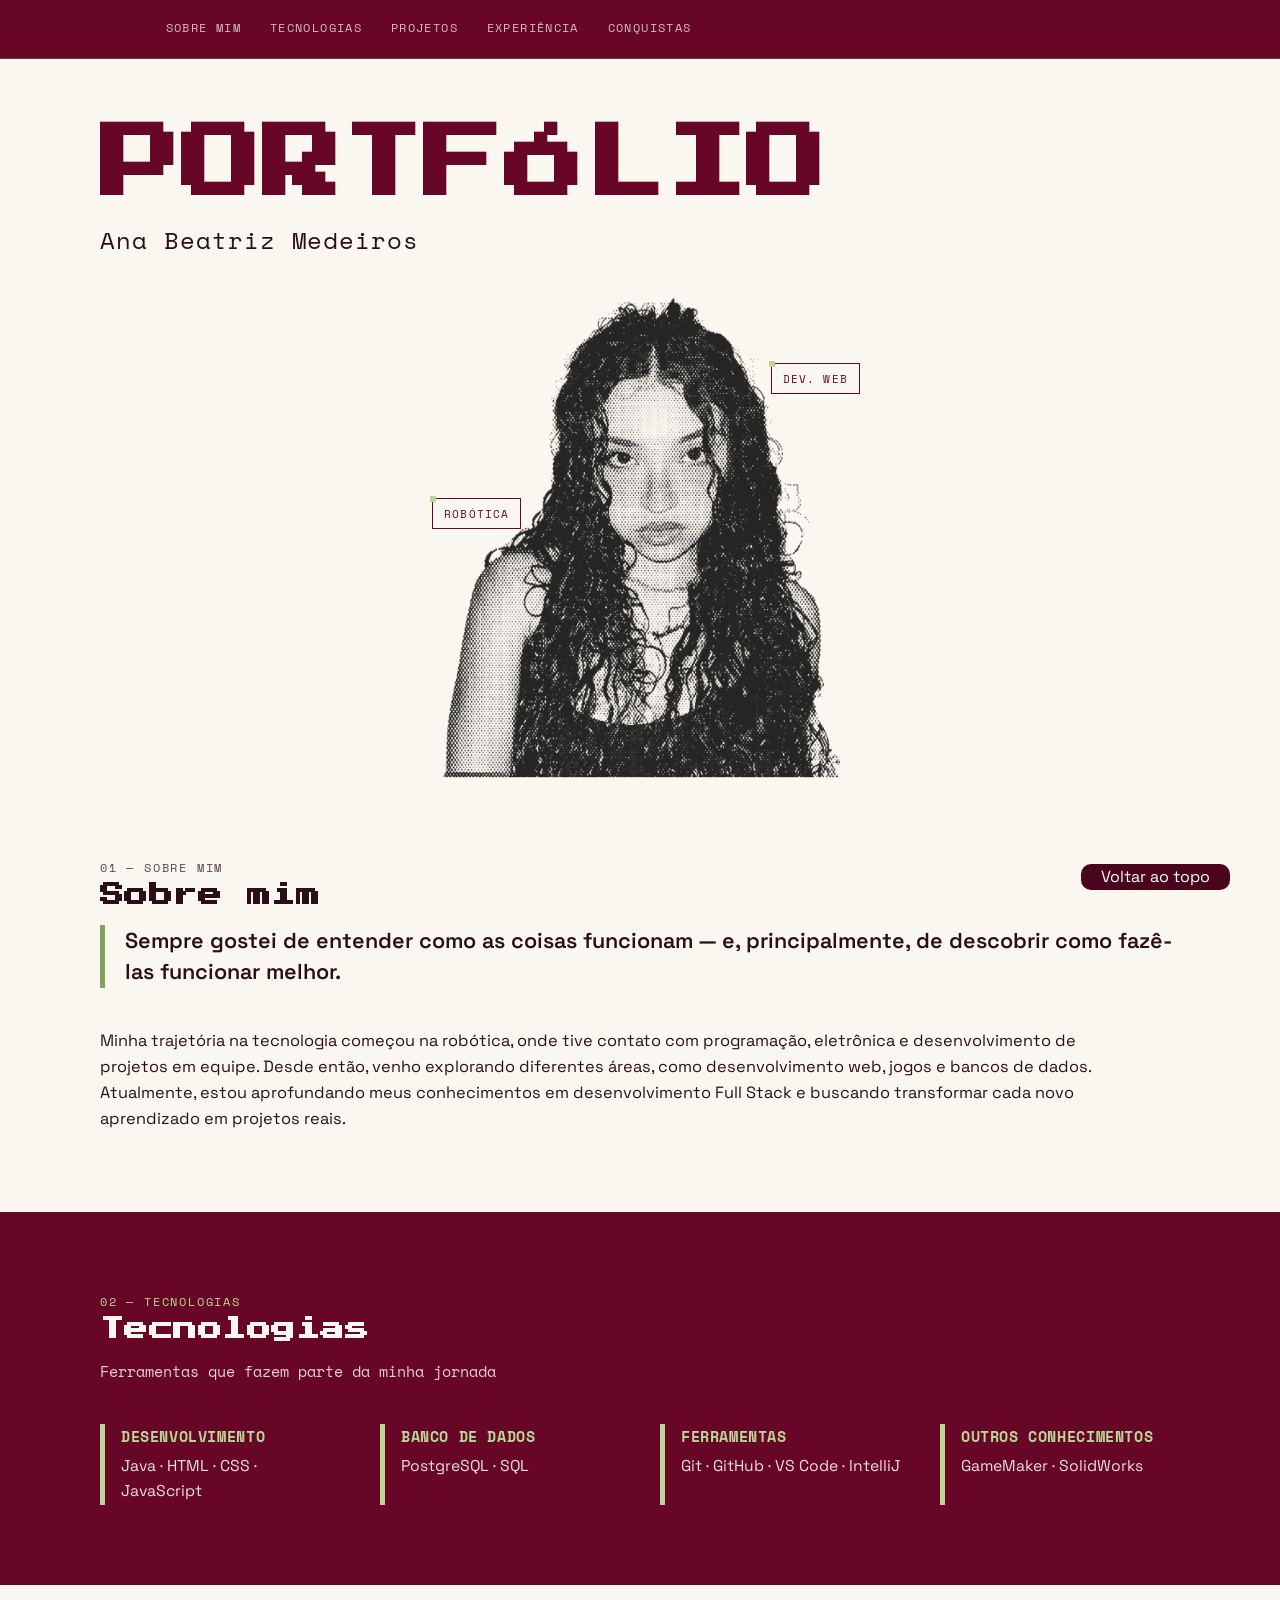
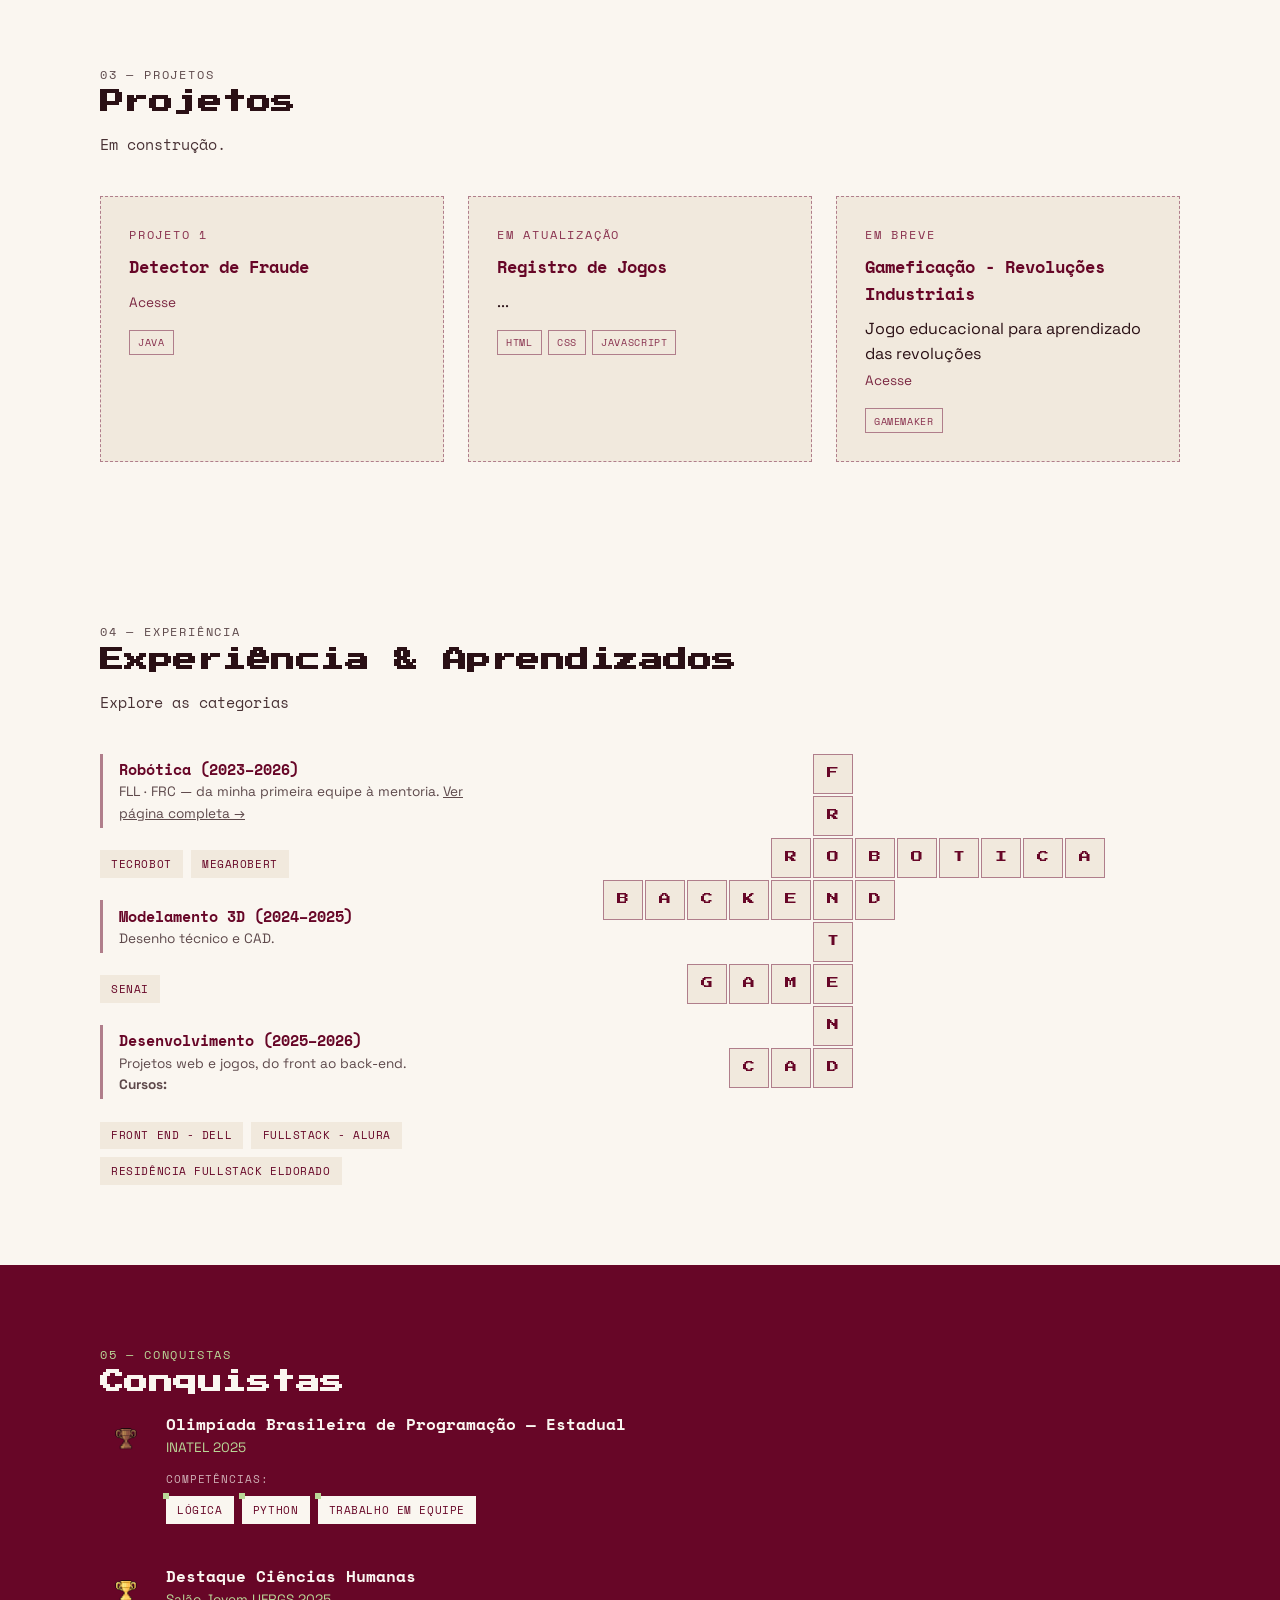
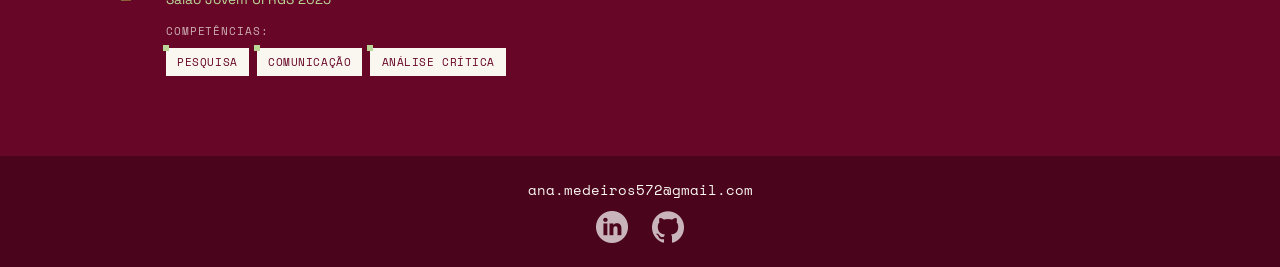
<file: index.html>
<!DOCTYPE html>
<html lang="pt-BR">
<head>
<meta charset="UTF-8">
<meta name="viewport" content="width=device-width, initial-scale=1.0">
<title>Ana Beatriz Medeiros — Portfólio</title>
<meta name="description" content="Portfólio Ana Beatriz Medeiros — robótica, desenvolvimento web e tecnologia.">
<link rel="stylesheet" href="style.css">
</head>

<body>
  <header>
    <nav class="nav">
      <div class="nav-inner">
        <a href="#sobre">Sobre mim</a>
        <a href="#tecnologias">Tecnologias</a>
        <a href="#projetos">Projetos</a>
        <a href="#experiencia">Experiência</a>
        <a href="#conquistas">Conquistas</a>
     </div>
    </nav>
  </header>

<!-- CAPA -->
<header class="hero" id="topo">
  <div class="hero-inner">
    <h1 class="hero-title">PORTFÓLIO</h1>
    <p class="hero-name">Ana Beatriz Medeiros</p>

    <div class="hero-photo-wrap">
      <img src="imagens/capaPortfolio.png" alt="Foto Ana Beatriz Medeiros">
      <span class="hero-tag hero-tag--dev">Dev. Web</span>
      <span class="hero-tag hero-tag--robotica">Robótica</span>
    </div>
  </div>
</header>

<!-- SOBRE MIM -->
<section class="section section--cream" id="sobre">
  <div class="section-inner">
    <p class="eyebrow">01 — Sobre mim</p>
    <h2 class="section-title">Sobre mim</h2>
    <div class="sobre-grid">
      <p class="sobre-quote">Sempre gostei de entender como as coisas funcionam — e, principalmente, de descobrir como fazê-las funcionar melhor.</p>
      <p class="sobre-text">Minha trajetória na tecnologia começou na robótica, onde tive contato com programação, eletrônica e desenvolvimento de projetos em equipe. Desde então, venho explorando diferentes áreas, como desenvolvimento web, jogos e bancos de dados. Atualmente, estou aprofundando meus conhecimentos em desenvolvimento Full Stack e buscando transformar cada novo aprendizado em projetos reais.</p>
    </div>
  </div>
</section>

<!-- TECNOLOGIAS -->
<section class="section section--wine" id="tecnologias">
  <div class="section-inner">
    <p class="eyebrow" style="color:var(--sage); opacity:1;">02 — Tecnologias</p>
    <h2 class="section-title">Tecnologias</h2>
    <p class="section-lede" style="color:var(--cream);">Ferramentas que fazem parte da minha jornada</p>
    <div class="tech-grid">
      <div class="tech-item">
        <h3>Desenvolvimento</h3>
        <p>Java · HTML · CSS · JavaScript</p>
      </div>
      <div class="tech-item">
        <h3>Banco de Dados</h3>
        <p>PostgreSQL · SQL</p>
      </div>
      <div class="tech-item">
        <h3>Ferramentas</h3>
        <p>Git · GitHub · VS Code · IntelliJ</p>
      </div>
      <div class="tech-item">
        <h3>Outros conhecimentos</h3>
        <p>GameMaker · SolidWorks</p>
      </div>
    </div>
  </div>
</section>

<!-- PROJETOS -->
<section class="section section--cream" id="projetos">
  <div class="section-inner">
    <p class="eyebrow">03 — Projetos</p>
    <h2 class="section-title">Projetos</h2>
    <p class="section-lede">Em construção.</p>
    <div class="projetos-grid">
      <div class="project-card">
        <p class="eyebrow">Projeto 1</p>
        <h3>Detector de Fraude</h3>
        <a href="https://github.com/emilyqdrosa/residencia-desafio-seguranca" target="_blank">Acesse</a>
        <div class="tag-row">
          <span class="tag">Java</span>
        </div>
      </div>
      <div class="project-card">
        <p class="eyebrow">Em atualização</p>
        <h3>Registro de Jogos</h3>
        <p>...</p>
        <div class="tag-row">
          <span class="tag">HTML</span>
          <span class="tag">CSS</span>
          <span class="tag">JavaScript</span>
        </div>
      </div>
      <div class="project-card">
        <p class="eyebrow">Em breve</p>
        <h3>Gameficação - Revoluções Industriais</h3>
        <p>Jogo educacional para aprendizado das revoluções</p>
        <a href="https://codepen.io/pen?template=azNaKXE" target="_blank">Acesse</a>
        <div class="tag-row">
          <span class="tag">GameMaker</span>
        </div>
      </div>
    </div>
  </div>
</section>

<!-- EXPERIÊNCIA & APRENDIZADOS -->
<section class="section section--cream" id="experiencia">
  <div class="section-inner">
    <p class="eyebrow">04 — Experiência</p>
    <h2 class="section-title">Experiência &amp; Aprendizados</h2>
    <p class="section-lede">Explore as categorias</p>

    <div class="exp-layout">
      <ul class="exp-list">
        <li class="exp-item exp-robotica">
          <h3>Robótica (2023–2026)</h3>
          <p>FLL · FRC — da minha primeira equipe à mentoria. <a href="robotica.html" style="text-decoration:underline;">Ver página completa →</a></p>
        </li>
        <div class="tag-row">
            <span class="pill-wine">TecRobot</span>
            <span class="pill-wine">MegaRobert</span>
        </div>
        <li class="exp-item exp-3d">
          <h3>Modelamento 3D (2024–2025)</h3>
          <p>Desenho técnico e CAD.</p>
        </li>
         <div class="tag-row">
            <span class="pill-wine">SENAI</span>
        </div>
        <li class="exp-item exp-dev">
          <h3>Desenvolvimento (2025–2026)</h3>
          <p>Projetos web e jogos, do front ao back-end. <br><strong>Cursos:</strong></p>
        </li>
         <div class="tag-row">
            <span class="pill-wine">Front End - Dell</span>
            <span class="pill-wine">FullStack - Alura</span>
            <span class="pill-wine">Residência FullStack Eldorado</span>
        </div>
      </ul>

      <div class="crossword" role="img">

        <span class="cw-cell" style="grid-area:1/1"></span><span class="cw-cell" style="grid-area:1/2"></span><span class="cw-cell" style="grid-area:1/3"></span><span class="cw-cell" style="grid-area:1/4"></span><span class="cw-cell" style="grid-area:1/5"></span>
        <span class="cw-cell filled word-frontend" style="grid-area:1/6">F</span>
        <!-- row 1 -->
        <span class="cw-cell filled word-frontend" style="grid-area:2/6">R</span>
        <!-- ROBOTICA -->
        <span class="cw-cell filled word-robotica" style="grid-area:3/5">R</span>
        <span class="cw-cell filled word-robotica word-frontend" style="grid-area:3/6">O</span>
        <span class="cw-cell filled word-robotica" style="grid-area:3/7">B</span>
        <span class="cw-cell filled word-robotica" style="grid-area:3/8">O</span>
        <span class="cw-cell filled word-robotica" style="grid-area:3/9">T</span>
        <span class="cw-cell filled word-robotica" style="grid-area:3/10">I</span>
        <span class="cw-cell filled word-robotica" style="grid-area:3/11">C</span>
        <span class="cw-cell filled word-robotica" style="grid-area:3/12">A</span>
        <!-- BACKEND -->
        <span class="cw-cell filled word-backend" style="grid-area:4/1">B</span>
        <span class="cw-cell filled word-backend" style="grid-area:4/2">A</span>
        <span class="cw-cell filled word-backend" style="grid-area:4/3">C</span>
        <span class="cw-cell filled word-backend" style="grid-area:4/4">K</span>
        <span class="cw-cell filled word-backend" style="grid-area:4/5">E</span>
        <span class="cw-cell filled word-backend word-frontend" style="grid-area:4/6">N</span>
        <span class="cw-cell filled word-backend" style="grid-area:4/7">D</span>
        <!-- row 4 -->
        <span class="cw-cell filled word-frontend" style="grid-area:5/6">T</span>
        <!-- GAME -->
        <span class="cw-cell filled word-game" style="grid-area:6/3">G</span>
        <span class="cw-cell filled word-game" style="grid-area:6/4">A</span>
        <span class="cw-cell filled word-game" style="grid-area:6/5">M</span>
        <span class="cw-cell filled word-game word-frontend" style="grid-area:6/6">E</span>
        <!-- row 6 -->
        <span class="cw-cell filled word-frontend" style="grid-area:7/6">N</span>
        <!-- CAD -->
        <span class="cw-cell filled word-cad" style="grid-area:8/4">C</span>
        <span class="cw-cell filled word-cad" style="grid-area:8/5">A</span>
        <span class="cw-cell filled word-cad word-frontend" style="grid-area:8/6">D</span>
      </div>
    </div>
  </div>
</section>

<!-- CONQUISTAS -->
<section class="section section--wine" id="conquistas">
  <div class="section-inner">
    <p class="eyebrow" style="color:var(--sage); opacity:1;">05 — Conquistas</p>
    <h2 class="section-title">Conquistas</h2>

    <div class="conquistas-list">
      <div class="conquista">
        <img src="imagens/trophy_bronze.png" alt="">
        <div>
          <h3>Olimpíada Brasileira de Programação — Estadual</h3>
          <p class="conquista-place">INATEL 2025</p>
          <p class="skills-label">Competências:</p>
          <div class="tag-row">
            <span class="pill">Lógica</span>
            <span class="pill">Python</span>
            <span class="pill">Trabalho em Equipe</span>
          </div>
        </div>
      </div>

      <div class="conquista">
        <img src="imagens/trophy_gold.png" alt="">
        <div>
          <h3>Destaque Ciências Humanas</h3>
          <p class="conquista-place">Salão Jovem UFRGS 2025</p>
          <p class="skills-label">Competências:</p>
          <div class="tag-row">
            <span class="pill">Pesquisa</span>
            <span class="pill">Comunicação</span>
            <span class="pill">Análise crítica</span>
          </div>
        </div>
      </div>
    </div>
  </div>
</section>

<div class="back-botton">
  <a href="#topo">Voltar ao topo</a>
</div>

<footer class="footer">
  <a href="mailto:ana.medeiros572@gmail.com">ana.medeiros572@gmail.com</a>
  <div class="footer-links">
    <a href="https://www.linkedin.com/in/ana-beatriz-medeiros-8035a5297/" target="_blank" rel="noopener">
      <img src="imagens/linkedin.png" alt=""></a>
    <a href="https://github.com/anabiaaa1" target="_blank" rel="noopener">
      <img src="imagens/github.png" alt=""></a>
  </div>
</footer>

</body>
</html>
</file>
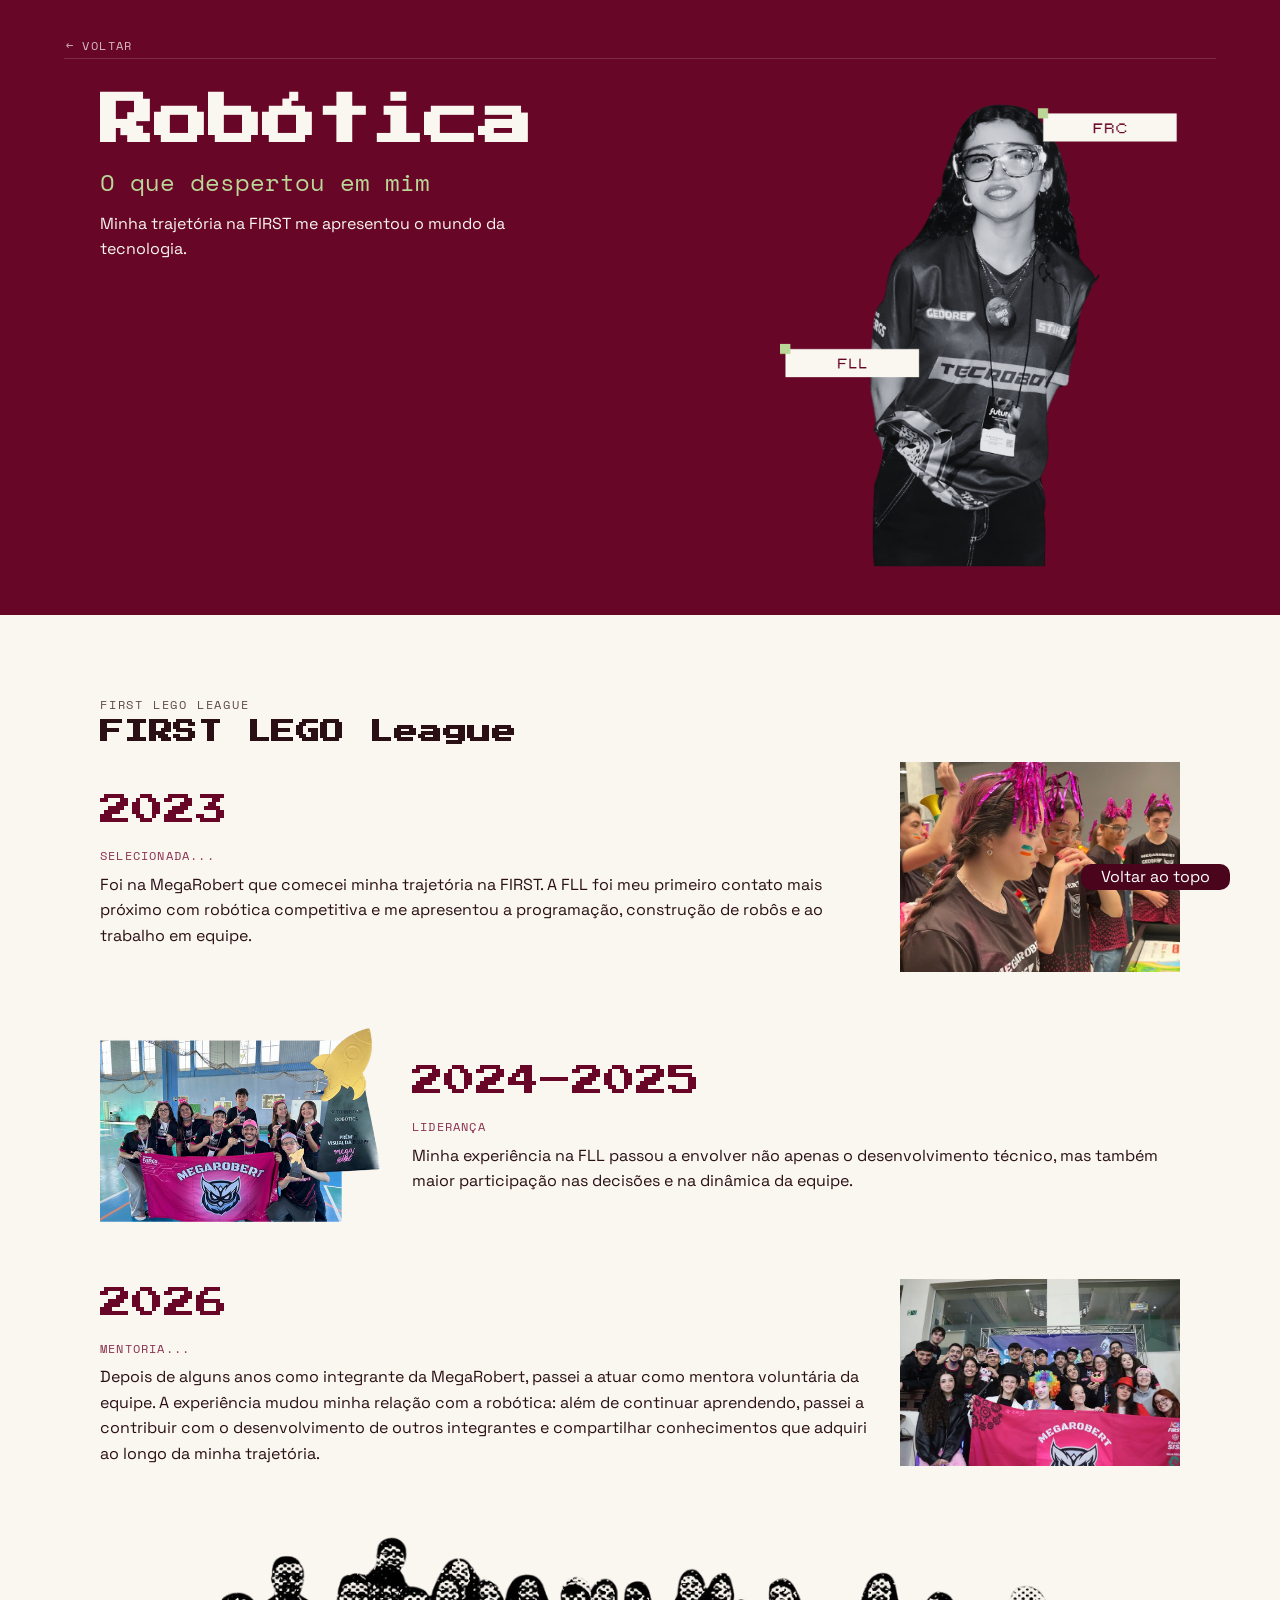
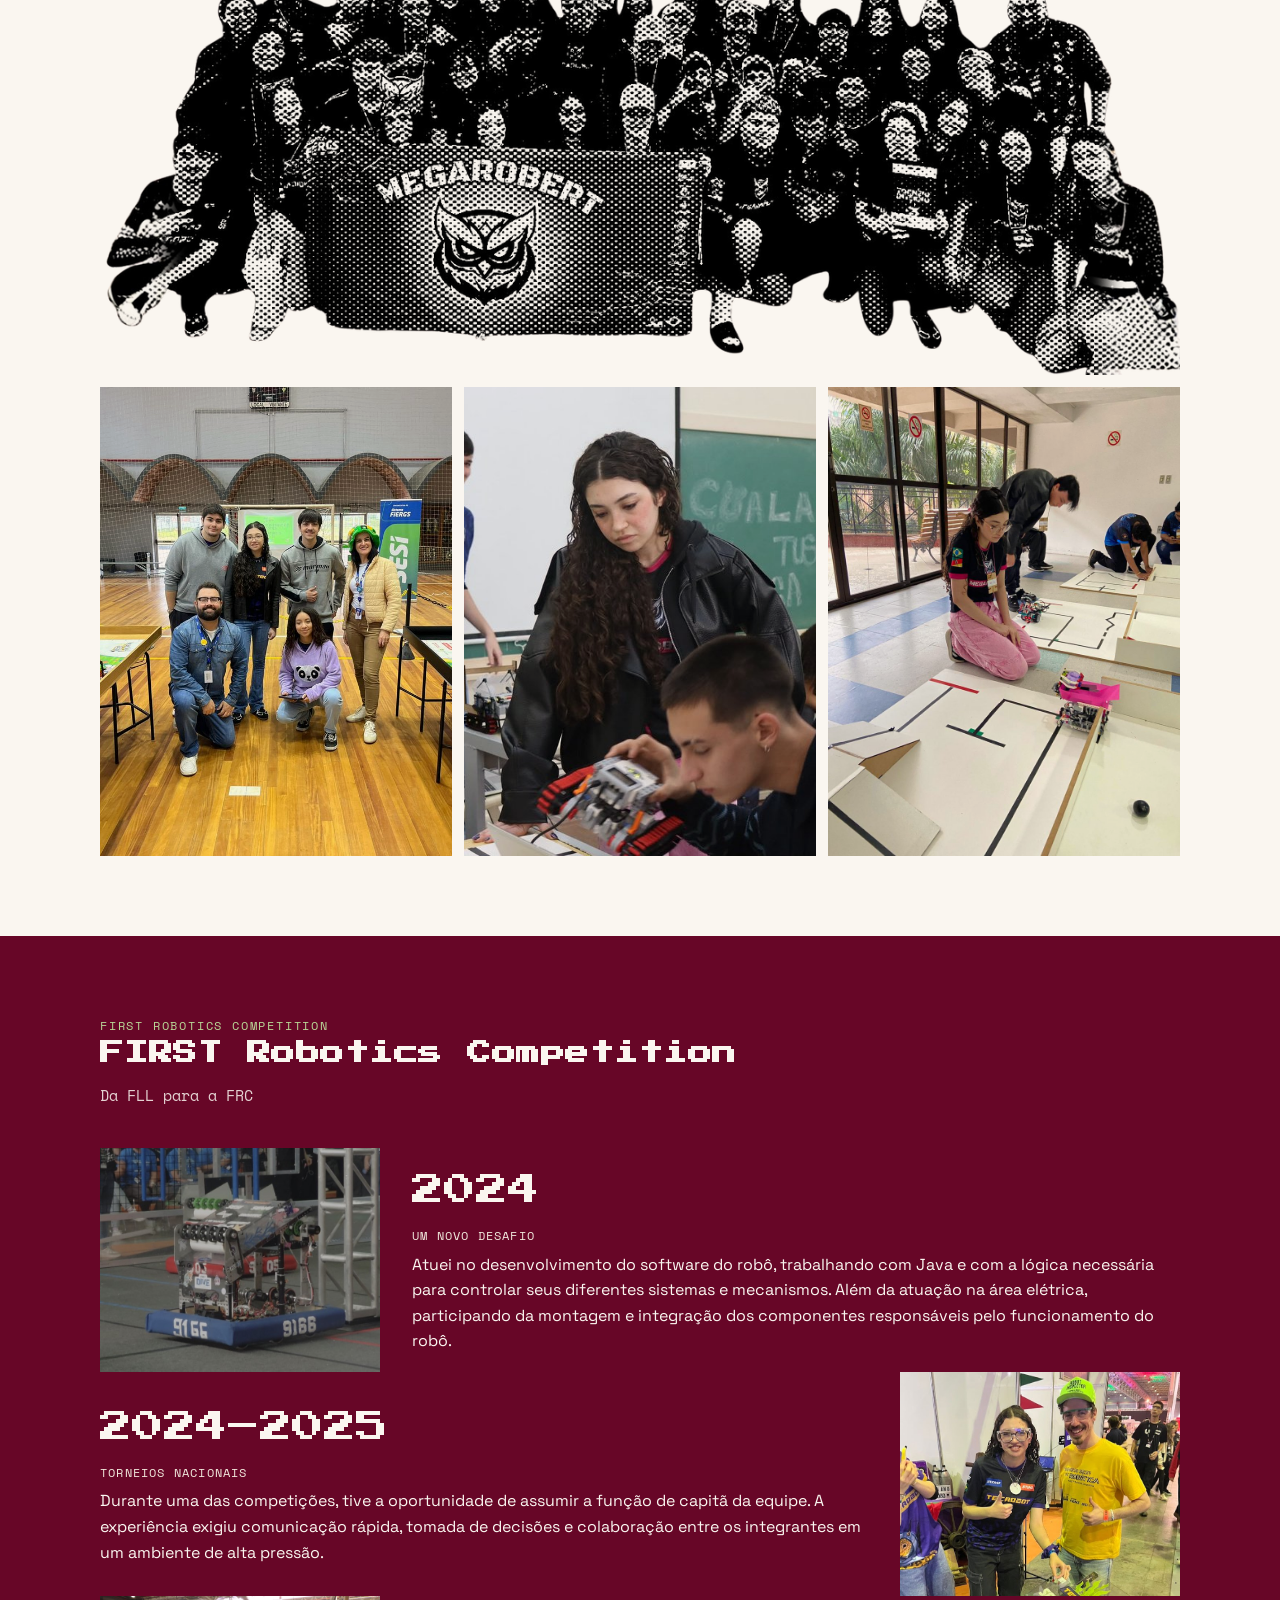
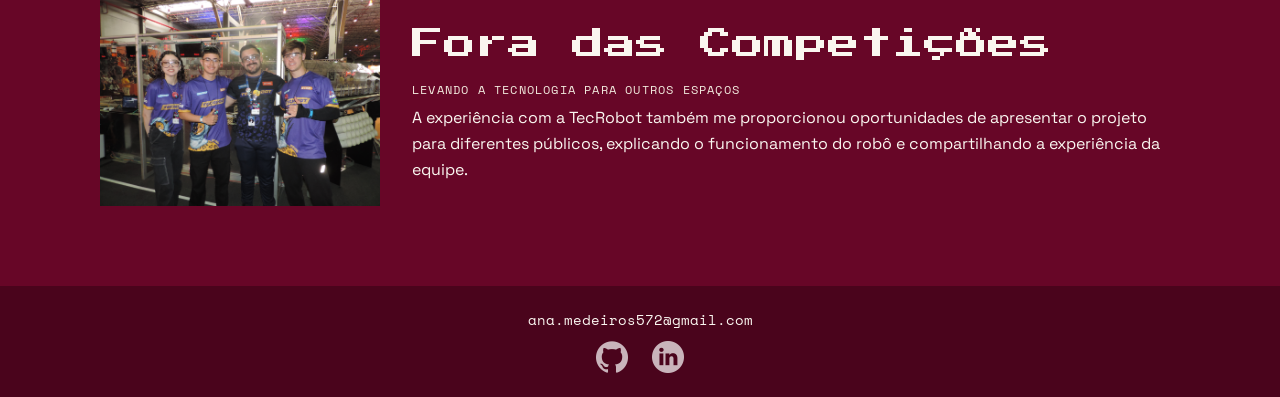
<file: robotica.html>
<!DOCTYPE html>
<html lang="pt-BR">
<head>
<meta charset="UTF-8">
<meta name="viewport" content="width=device-width, initial-scale=1.0">
<title>Robótica — Ana Beatriz Medeiros</title>
<meta name="description" content="A trajetória Ana Beatriz Medeiros na robótica: FIRST LEGO League e FIRST Robotics Competition.">
<link rel="stylesheet" href="style.css">
</head>
<body>

<header class="rb-hero">
    <nav class="nav">
      <a class="rb-back-fab" href="index.html">← Voltar</a>
    </nav>
  </div>
  <div class="rb-hero-inner" id="topo">
    <div class="rb-hero-grid">
      <div>
        <h1 class="rb-title">Robótica</h1>
        <p class="rb-subtitle">O que despertou em mim</p>
        <p class="rb-lede">Minha trajetória na FIRST me apresentou o mundo da tecnologia.</p>
      </div>
      <figure class="rb-hero-photo">
        <img src="imagens/roboticaPortfolio.png" alt="Ana Beatriz com a camisa da equipe TecRobot">
      </figure>
    </div>
  </div>
</header>

<section class="section section--cream">
  <div class="section-inner">
    <p class="eyebrow">FIRST LEGO League</p>
    <h2 class="section-title">FIRST LEGO League</h2>

    <div class="timeline">
      <div class="timeline-entry">
        <div class="timeline-text">
          <p class="timeline-year">2023</p>
          <p class="timeline-kicker">Selecionada...</p>
          <p>Foi na MegaRobert que comecei minha trajetória na FIRST. A FLL foi meu primeiro contato mais próximo com robótica competitiva e me apresentou a programação, construção de robôs e ao trabalho em equipe.</p>
        </div>
        <figure class="timeline-photo">
          <img src="imagens/fll_2023.jpg" alt="Equipe MegaRobert em uma competição de FLL, 2023">
        </figure>
      </div>

      <div class="timeline-entry reverse">
        <div class="timeline-text">
          <p class="timeline-year">2024–2025</p>
          <p class="timeline-kicker">Liderança</p>
          <p>Minha experiência na FLL passou a envolver não apenas o desenvolvimento técnico, mas também maior participação nas decisões e na dinâmica da equipe.</p>
        </div>
        <figure class="timeline-photo">
          <img src="imagens/premiaçãoMega.png" alt="Prêmio Visual da Equipe, MegaRobert, 4º Torneio de Robótica">
        </figure>
      </div>

      <div class="timeline-entry">
        <div class="timeline-text">
          <p class="timeline-year">2026</p>
          <p class="timeline-kicker">Mentoria...</p>
          <p>Depois de alguns anos como integrante da MegaRobert, passei a atuar como mentora voluntária da equipe. A experiência mudou minha relação com a robótica: além de continuar aprendendo, passei a contribuir com o desenvolvimento de outros integrantes e compartilhar conhecimentos que adquiri ao longo da minha trajetória.</p>
        </div>
        <figure class="timeline-photo">
          <img src="imagens/OBR2026.jpg" alt="Equipe MegaRobert comemorando com medalhas e a bandeira da equipe">
        </figure>
      </div>
    </div>

    <div class="team-banner">
      <img src="imagens/team_banner.png" alt="Foto em grupo de toda a equipe MegaRobert">
      <figure class="photo-strip">
        <img src="imagens/strip_1.jpg" alt="Equipe MegaRobert em um torneio de robótica">
        <img src="imagens/strip_2.jpg" alt="Trabalho em equipe montando o robô durante uma competição">
        <img src="imagens/strip_3.jpg" alt="Robô seguidor de linha OBR">
      </figure>
    </div>
  </div>
</section>

<section class="section section--wine">
  <div class="section-inner">
    <p class="eyebrow" style="color:var(--sage); opacity:1;">FIRST Robotics Competition</p>
    <h2 class="section-title">FIRST Robotics Competition</h2>
    <p class="section-lede" style="color:var(--cream);">Da FLL para a FRC</p>

    <div class="timeline-entry reverse">
        <div class="timeline-text">
          <p class="timeline-year">2024</p>
          <p class="timeline-kicker">UM NOVO DESAFIO</p>
          <p>Atuei no desenvolvimento do software do robô, trabalhando com Java e com a lógica necessária para controlar seus diferentes sistemas e mecanismos. Além da atuação na área elétrica, participando da montagem e integração dos componentes responsáveis pelo funcionamento do robô.</p>
        </div>
        <figure class="timeline-photo">
          <img src="imagens/frc_robot.jpg" alt="Equipe MegaRobert em uma competição de FLL, 2023">
        </figure>
      </div>

      <div class="timeline-entry">
        <div class="timeline-text">
          <p class="timeline-year">2024–2025</p>
          <p class="timeline-kicker">TORNEIOS NACIONAIS</p>
          <p>Durante uma das competições, tive a oportunidade de assumir a função de capitã da equipe. A experiência exigiu comunicação rápida, tomada de decisões e colaboração entre os integrantes em um ambiente de alta pressão.</p>
        </div>
        <figure class="timeline-photo">
          <img src="imagens/frc_people.jpg" alt="Prêmio Visual da Equipe, MegaRobert, 4º Torneio de Robótica">
        </figure>
      </div>

      <div class="timeline-entry reverse">
        <div class="timeline-text">
          <p class="timeline-year">Fora das Competições</p>
          <p class="timeline-kicker">LEVANDO A TECNOLOGIA PARA OUTROS ESPAÇOS</p>
          <p>A experiência com a TecRobot também me proporcionou oportunidades de apresentar o projeto para diferentes públicos, explicando o funcionamento do robô e compartilhando a experiência da equipe.</p>
        </div>
        <figure class="timeline-photo">
          <img src="imagens/frc_team.jpg" alt="Equipe MegaRobert comemorando com medalhas e a bandeira da equipe">
        </figure>
      </div>
    </div>
  </div>
  </section>

  <div class="back-botton">
  <a href="#topo">Voltar ao topo</a>
  </div>

<footer class="footer">
  <a href="mailto:ana.medeiros572@gmail.com">ana.medeiros572@gmail.com</a>
  <div class="footer-links">
    <a href="index.html">
      <img src="imagens/github.png"></a>
    <a href="https://www.linkedin.com/in/ana-beatriz-medeiros-8035a5297/" target="_blank" rel="noopener">
      <img src="imagens/linkedin.png"></a>
  </div>
</footer>

</body>
</html>
</file>
<file: style.css>
@import url('https://fonts.googleapis.com/css2?family=Press+Start+2P&family=Space+Grotesk:wght@400;500;600;700&family=Space+Mono:wght@400;700&display=swap');

:root{
  --wine: #670627;
  --wine-dark: #4a041c;
  --wine-soft: #8a3350;
  --mauve: #b07e8b;
  --cream: #faf6f0;
  --cream-dim: #f1e9dd;
  --ink: #2a1015;
  --sage: #bad797;
  --sage-dark: #7fa35a;
  --gold: #e8b04b;

  --font-display: 'Press Start 2P', monospace;
  --font-body: 'Space Grotesk', sans-serif;
  --font-mono: 'Space Mono', monospace;

  --max-width: 1080px;
  --edge: clamp(1.5rem, 5vw, 4rem);
}

*{ box-sizing: border-box; margin:0; padding:0; }


body{
  font-family: var(--font-body);
  background: var(--cream);
  color: var(--ink);
  line-height: 1.6;
  -webkit-font-smoothing: antialiased;
}

img{ 
  max-width:100%;
  display:block; 
  
}

a{ 
  color: inherit; 
  text-decoration: none;
 }

::selection{
  background: var(--sage);
  color: var(--wine-dark);
 }

.section{
  padding: 5rem var(--edge);
}

.section-inner{
  max-width: var(--max-width);
  margin: 0 auto;
}

.section--wine{
  background: var(--wine);
  color: var(--cream);
}

.section--cream{ 
  background: var(--cream);
  color: var(--ink);
}

.eyebrow{
  font-family: var(--font-mono);
  font-size: 0.75rem;
  letter-spacing: 0.15em;
  text-transform: uppercase;
  opacity: 0.75;
}

.section-title{
  font-family: var(--font-display);
  font-size: clamp 3.2vw;
  line-height: 1.5;
  margin-bottom: 0.75rem;
  letter-spacing: 0.02em;
}

.section-lede{
  font-family: var(--font-mono);
  font-size: 0.95rem;
  opacity: 0.85;
  margin-bottom: 2.5rem;
  max-width: 46ch;
}

.nav{
  background: var(--wine);
  border-bottom: 1px solid rgba(250,246,240,0.15);
}

.nav-inner{
  max-width: var(--max-width);
  margin: 0 auto;
  padding: 0.9rem var(--edge);
  display: flex;
  gap: clamp(0.8rem, 2vw, 1.8rem);
  flex-wrap: wrap;
  align-items: center;
}

.nav a{
  font-family: var(--font-mono);
  font-size: 0.72rem;
  letter-spacing: 0.12em;
  text-transform: uppercase;
  color: var(--cream);
  opacity: 0.75;
  padding: 0.3rem 0.1rem;
  border-bottom: 1px solid transparent;
  transition: opacity 0.15s ease, border-color 0.15s ease;
}
.nav a:hover, .nav a:focus-visible{
  opacity: 1;
  border-color: var(--sage);
}
.nav .back-link{
  opacity: 1;
  display: inline-flex;
  align-items: center;
  gap: 0.4rem;
}
.nav .back-link:hover{ 
  color: var(--sage);
 }

/*CAPA*/
.hero{
  position: relative;
  background: var(--cream);
  padding: 4rem var(--edge) 0;
}

.hero-inner{
  max-width: var(--max-width);
  margin: auto;
  position: relative;
}
.hero-kicker{
  font-family: var(--font-mono);
  font-size: 0.8rem;
  letter-spacing: 0.2em;
  text-transform: uppercase;
  color: var(--wine-soft);
  margin-bottom: 0.6rem;
}
.hero-title{
  font-family: var(--font-display);
  color: var(--wine);
  font-size: 5rem;
  line-height: 1.05;
  letter-spacing: 0.01em;
}
.hero-name{
  font-family: var(--font-mono);
  font-size: 1.5rem;
  color: var(--ink);
  margin-top: 0.9rem;
  letter-spacing: 0.04em;
}
.hero-photo-wrap{
  position: relative;
  max-width: 400px;
  margin: 0rem auto 0;
}
.hero-photo-wrap img{
  width: 100%;
  mix-blend-mode: multiply;
}
.hero-tag{
  position: absolute;
  font-family: var(--font-mono);
  font-size: 0.7rem;
  letter-spacing: 0.1em;
  text-transform: uppercase;
  background: var(--cream);
  color: var(--wine);
  border: 1px solid var(--wine);
  padding: 0.35rem 0.7rem;
}
.hero-tag::before{
  content:"";
  position:absolute;
  width:6px; height:6px;
  background: var(--sage);
  top:-3px; left:-3px;
}

.hero-tag--dev{ top: 20%; right: -5%; }
.hero-tag--robotica{ top: 46%; left: -2%; }

/* SOBRE MIM */
.sobre-grid{
  display:grid;
  gap: 2.5rem;
}
.sobre-quote{
  font-family: var(--font-body);
  font-weight: 600;
  font-size: clamp(1.05rem, 2.4vw, 1.35rem);
  line-height: 1.45;
  border-left: 5px solid var(--sage-dark);
  padding-left: 1.25rem;
}
.sobre-text{
  max-width: 100ch;
  font-size: 1.02rem;
}

/* TECNOLOGIAS */
.tech-grid{
  display: grid;
  grid-template-columns: repeat(auto-fit, minmax(220px, 1fr));
  gap: 2rem 2.5rem;
}
.tech-item{
  border-left: 5px solid var(--sage);
  padding-left: 1rem;
}
.tech-item h3{
  font-family: var(--font-mono);
  font-size: 0.95rem;
  letter-spacing: 0.04em;
  text-transform: uppercase;
  margin-bottom: 0.4rem;
  color: var(--sage);
}
.tech-item p{
  font-size: 0.98rem;
  color: var(--cream);
  opacity: 0.9;
}

/* PROJETOS */
.projetos-grid{
  display: grid;
  grid-template-columns: repeat(auto-fit, minmax(240px, 1fr));
  gap: 1.5rem;
}
.project-card{
  border: 1px dashed var(--mauve);
  padding: 1.75rem;
  background: var(--cream-dim);
  transition: border-color 0.15s ease, transform 0.15s ease;
}
.project-card:hover{
  border-color: var(--wine);
  transform: translateY(-3px);
}
.project-card .eyebrow{ 
  color: var(--wine-soft);
  opacity: 1;
  margin-bottom: 0.6rem;
}

.project-card h3{
  font-family: var(--font-mono);
  font-size: 1.05rem;
  margin-bottom: 0.5rem;
  color: var(--wine);
}

.project-card a{
  font-size: 0.85rem;
  opacity: 0.85;
  color: var(--wine);
}

.project-card .tag-row{
  margin-top: 1rem;
  display: flex;
  gap: 0.4rem;
  flex-wrap: wrap;
}
.project-card .tag{
  font-family: var(--font-mono);
  font-size: 0.65rem;
  text-transform: uppercase;
  letter-spacing: 0.06em;
  border: 1px solid var(--mauve);
  padding: 0.2rem 0.5rem;
  color: var(--wine-soft);
}

/*EXPERIÊNCIA */
.exp-layout{
  display: grid;
  grid-template-columns: minmax(220px, 380px) 1fr;
  gap: 3rem;
  align-items: start;
}

.exp-list{
  list-style: none;
  display: flex;
  flex-direction: column;
  gap: 1.4rem;
}
.exp-item{
  border-left: 3px solid var(--mauve);
  padding: 0.2rem 0 0.2rem 1rem;
  cursor: default;
  transition: border-color 0.15s ease, padding-left 0.15s ease;
}
.exp-item h3{
  font-family: var(--font-mono);
  font-size: 0.95rem;
  color: var(--wine);
}
.exp-item p{
  font-size: 0.85rem;
  opacity: 0.75;
}

.exp-item br{
  font-weight: bold;
}

.crossword{
  --cell: clamp(28px, 4.2vw, 40px);
  display: grid;
  grid-template-columns: repeat(12, var(--cell));
  grid-template-rows: repeat(8, var(--cell));
  gap: 2px;
  justify-content: center;
  font-family: var(--font-display);
}
.cw-cell{
  display: flex;
  align-items: center;
  justify-content: center;
  font-size: clamp(0.55rem, 1.4vw, 0.75rem);
  background: transparent;
}
.cw-cell.filled{
  background: var(--cream-dim);
  border: 1px solid var(--mauve);
  color: var(--wine);
  transition: background 0.18s ease, color 0.18s ease, border-color 0.18s ease, transform 0.18s ease;
}

.exp-layout:has(.exp-robotica:hover) .word-robotica,
.exp-layout:has(.word-robotica:hover) .word-robotica,
.exp-layout:has(.word-robotica:hover) .exp-robotica{
  background: var(--sage);
  border-color: var(--sage-dark);
  color: var(--wine-dark);
  transform: translateY(-2px);
}
.exp-layout:has(.exp-3d:hover) .word-cad,
.exp-layout:has(.word-cad:hover) .word-cad,
.exp-layout:has(.word-cad:hover) .exp-3d{
  background: var(--sage);
  border-color: var(--sage-dark);
  color: var(--wine-dark);
  transform: translateY(-2px);
}
.exp-layout:has(.exp-dev:hover) .word-frontend,
.exp-layout:has(.exp-dev:hover) .word-backend,
.exp-layout:has(.exp-dev:hover) .word-game,
.exp-layout:has(.word-frontend:hover) .word-frontend,
.exp-layout:has(.word-backend:hover) .word-backend,
.exp-layout:has(.word-game:hover) .word-game,
.exp-layout:has(.word-frontend:hover) .exp-dev,
.exp-layout:has(.word-backend:hover) .exp-dev,
.exp-layout:has(.word-game:hover) .exp-dev{
  background: var(--sage);
  border-color: var(--sage-dark);
  color: var(--wine-dark);
  transform: translateY(-2px);
}
.exp-item:hover{
  border-color: var(--wine);
  padding-left: 1.3rem;
}

/* CONQUISTAS */
.conquistas-list{
  display: flex;
  flex-direction: column;
  gap: 2.5rem;
}
.conquista{
  display: grid;
  grid-template-columns: auto 1fr;
  gap: 1rem;
  align-items: start;
}
.conquista img{
  width: 50px;
  height: 50px; 
}

.conquista h3{
  font-family: var(--font-mono);
  font-size: 1rem;
  color: var(--cream);
}
.conquista .conquista-place{
  font-size: 0.85rem;
  color: var(--sage);
  margin-bottom: 0.7rem;
}
.skills-label{
  font-family: var(--font-mono);
  font-size: 0.7rem;
  text-transform: uppercase;
  letter-spacing: 0.08em;
  opacity: 0.7;
  margin-bottom: 0.5rem;
}
.tag-row{ 
  display:flex; 
  gap:0.5rem; 
  flex-wrap: wrap;
 }

.pill{
  font-family: var(--font-mono);
  font-size: 0.7rem;
  text-transform: uppercase;
  letter-spacing: 0.05em;
  background: var(--cream);
  color: var(--wine);
  padding: 0.3rem 0.7rem;
  position: relative;
}
.pill::before{
  content:"";
  position:absolute;
  width:6px; height:6px;
  background: var(--sage);
  top:-3px; left:-3px;
}

.pill-wine{
  font-family: var(--font-mono);
  font-size: 0.7rem;
  text-transform: uppercase;
  letter-spacing: 0.05em;
  background: var(--cream-dim);
  color: var(--wine);
  padding: 0.3rem 0.7rem;
  position: relative;
}

.back-botton {
	position: fixed;
  bottom: 10px;
  right: 50px;
  background: var(--wine-dark);
  border-radius: 10px;
}

.back-botton a{
	color: white;
  margin: 0;
  padding: 20px;
  cursor:pointer;
}

/* RODAPÉ */
.footer{
  background: var(--wine-dark);
  color: var(--cream);
  text-align: center;
  padding: 1.5rem var(--edge);
  font-family: var(--font-mono);
  font-size: 0.85rem;
}

.footer .footer-links{
  margin-top: 0.6rem;
  display: flex;
  gap: 1.5rem;
  justify-content: center;
}

.footer img {
  padding: 0,3rem;
  position: relative;
  width: 2rem;
  filter: invert(100%);
  opacity: 70%;
}

/*PÁGINA ROBÓTICA */
.rb-hero{
  background: var(--wine);
  color: var(--cream);
  padding: 2rem var(--edge) 3rem;
}

.rb-hero-inner{
  max-width: var(--max-width);
  margin: auto;

}
.rb-hero-grid{
  display: grid;
  grid-template-columns: 1fr 400px;
  gap: 2rem;
  margin-top: 2rem;
}

.rb-title{
  font-family: var(--font-display);
  font-size: 3.4rem;
  line-height: 1.15;
}
.rb-subtitle{
  font-family: var(--font-mono);
  font-size: 1.5rem;
  color: var(--sage);
  margin-top: 0.6rem;
}
.rb-lede{
  font-size: 1rem;
  max-width: 42ch;
  margin-top: 0.6rem;
}

.timeline{
  display: flex;
  flex-direction: column;
  gap: 3.5rem;
}
.timeline-entry{
  display: grid;
  grid-template-columns: 1fr 280px;
  gap: 2rem;
  align-items: center;
}
.timeline-entry.reverse{
  grid-template-columns: 280px 1fr;
}

.timeline-entry.reverse .timeline-text{ order: 2; }
.timeline-entry.reverse .timeline-photo{ order: 1; }

.timeline-year{
  font-family: var(--font-display);
  font-size: clamp(1.4rem, 3.5vw, 2rem);
  color: var(--wine);
  margin-bottom: 0.6rem;
}

.section--wine .timeline-year{
  color: var(--cream)
}

.timeline-kicker{
  font-family: var(--font-mono);
  font-size: 0.75rem;
  letter-spacing: 0.1em;
  text-transform: uppercase;
  color: var(--wine-soft);
  margin-bottom: 0.4rem;
}

.timeline-photo.plaque{
  display: flex;
  justify-content: right;
}
.timeline-photo.plaque img{
  border: none;
}

.section--wine .timeline-kicker{
  color: #f1e9dd;

}

.team-banner{
  margin-top: 4rem;
}
.team-banner img{
  width: 100%;
  mix-blend-mode: multiply;
}

.photo-strip{
  display: grid;
  grid-template-columns: repeat(3, 1fr);
  gap: 0.75rem;
  margin-top: 0.75rem;
}
.photo-strip img{ width:100%; height: 100%; object-fit: cover; aspect-ratio: 3/4; }

.frc-grid{
  display: grid;
  grid-template-columns: repeat(2, 1fr);
  gap: 1.5rem;
  margin-top: 2.5rem;
}
</file>
